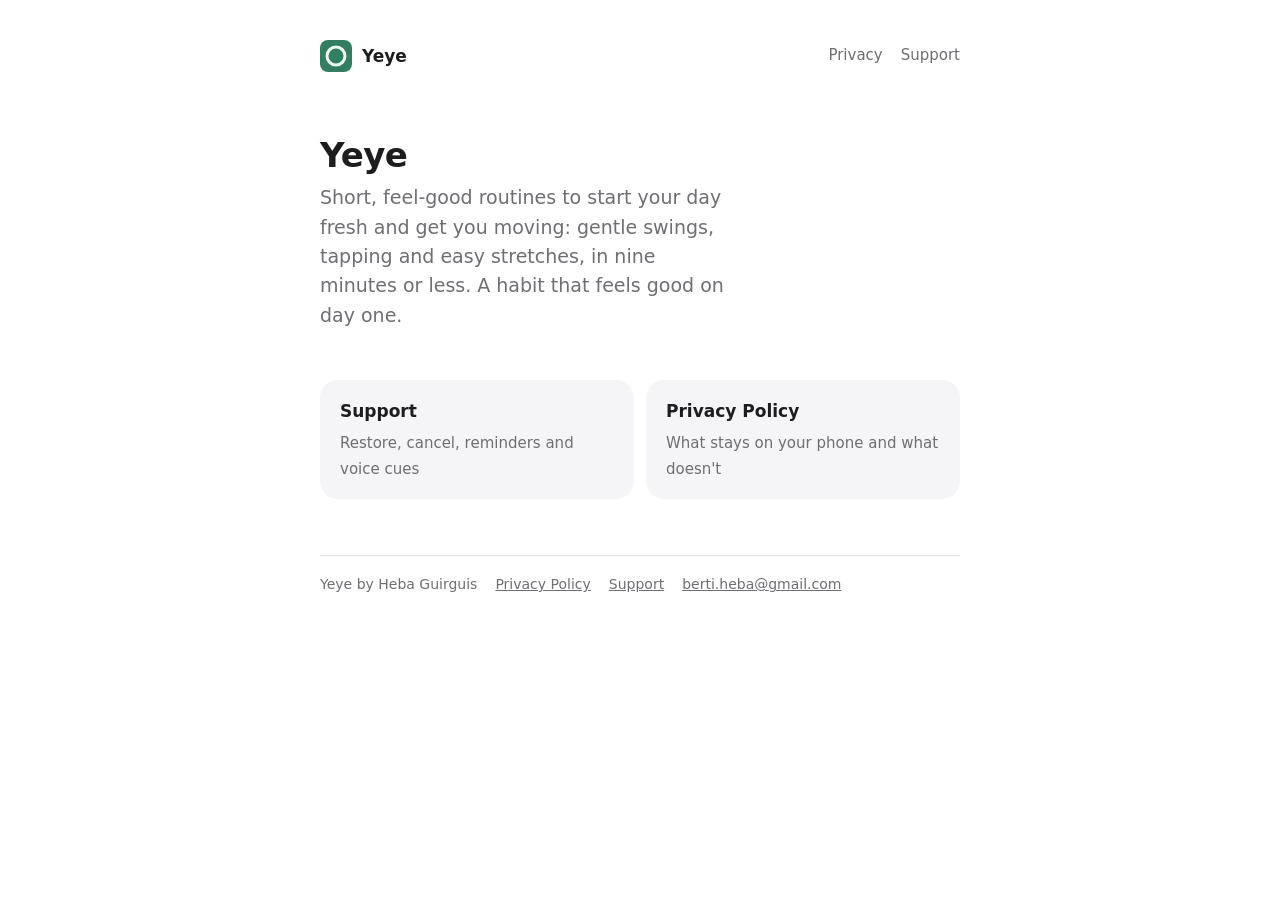
<file: index.html>
<!doctype html>
<html lang="en">
<head>
<meta charset="utf-8">
<meta name="viewport" content="width=device-width, initial-scale=1, viewport-fit=cover">
<title>Yeye</title>
<meta name="description" content="Yeye: short, feel-good routines to start your day fresh.">
<link rel="icon" href="data:image/svg+xml,%3Csvg xmlns='http://www.w3.org/2000/svg' viewBox='0 0 32 32'%3E%3Crect width='32' height='32' rx='7' fill='%23317F5F'/%3E%3Ccircle cx='16' cy='16' r='9' fill='none' stroke='%23EEF6F1' stroke-width='3'/%3E%3C/svg%3E">
<link rel="stylesheet" href="style.css">
</head>
<body>
<div class="page">
<nav><a class="brand" href=""><svg viewBox="0 0 32 32" aria-hidden="true"><rect width="32" height="32" fill="#317F5F"/><circle cx="16" cy="16" r="9" fill="none" stroke="#EEF6F1" stroke-width="3"/></svg>Yeye</a><div class="links"><a href="privacy/">Privacy</a><a href="support/">Support</a></div></nav>
<main>
<section class="hero"><h1>Yeye</h1>
<p>Short, feel-good routines to start your day fresh and get you moving: gentle swings, tapping and easy stretches, in nine minutes or less. A habit that feels good on day one.</p></section>
<div class="tiles"><a class="tile" href="support/"><strong>Support</strong><span>Restore, cancel, reminders and voice cues</span></a>
<a class="tile" href="privacy/"><strong>Privacy Policy</strong><span>What stays on your phone and what doesn't</span></a></div>
</main>
<footer><span>Yeye by Heba Guirguis</span><a href="privacy/">Privacy Policy</a><a href="support/">Support</a><a href="mailto:berti.heba@gmail.com">berti.heba@gmail.com</a></footer>
</div>
</body>
</html>
</file>
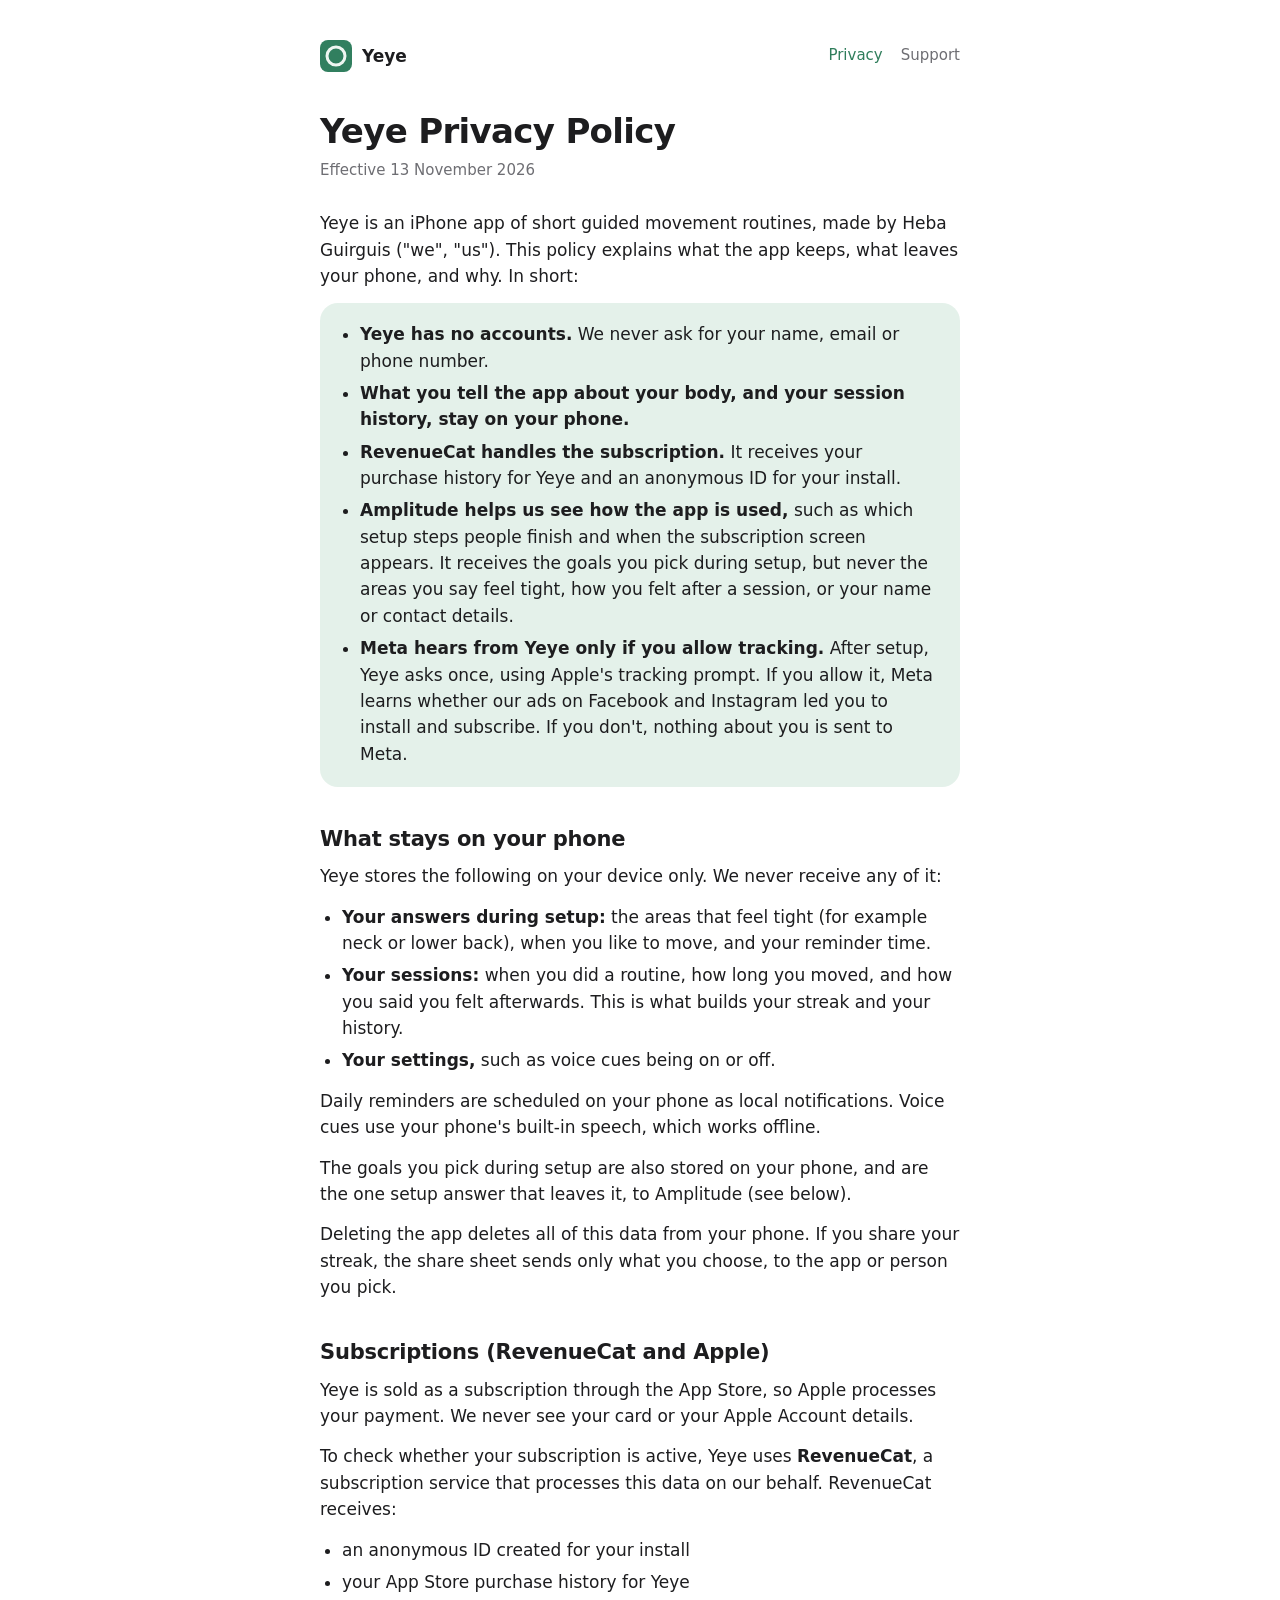
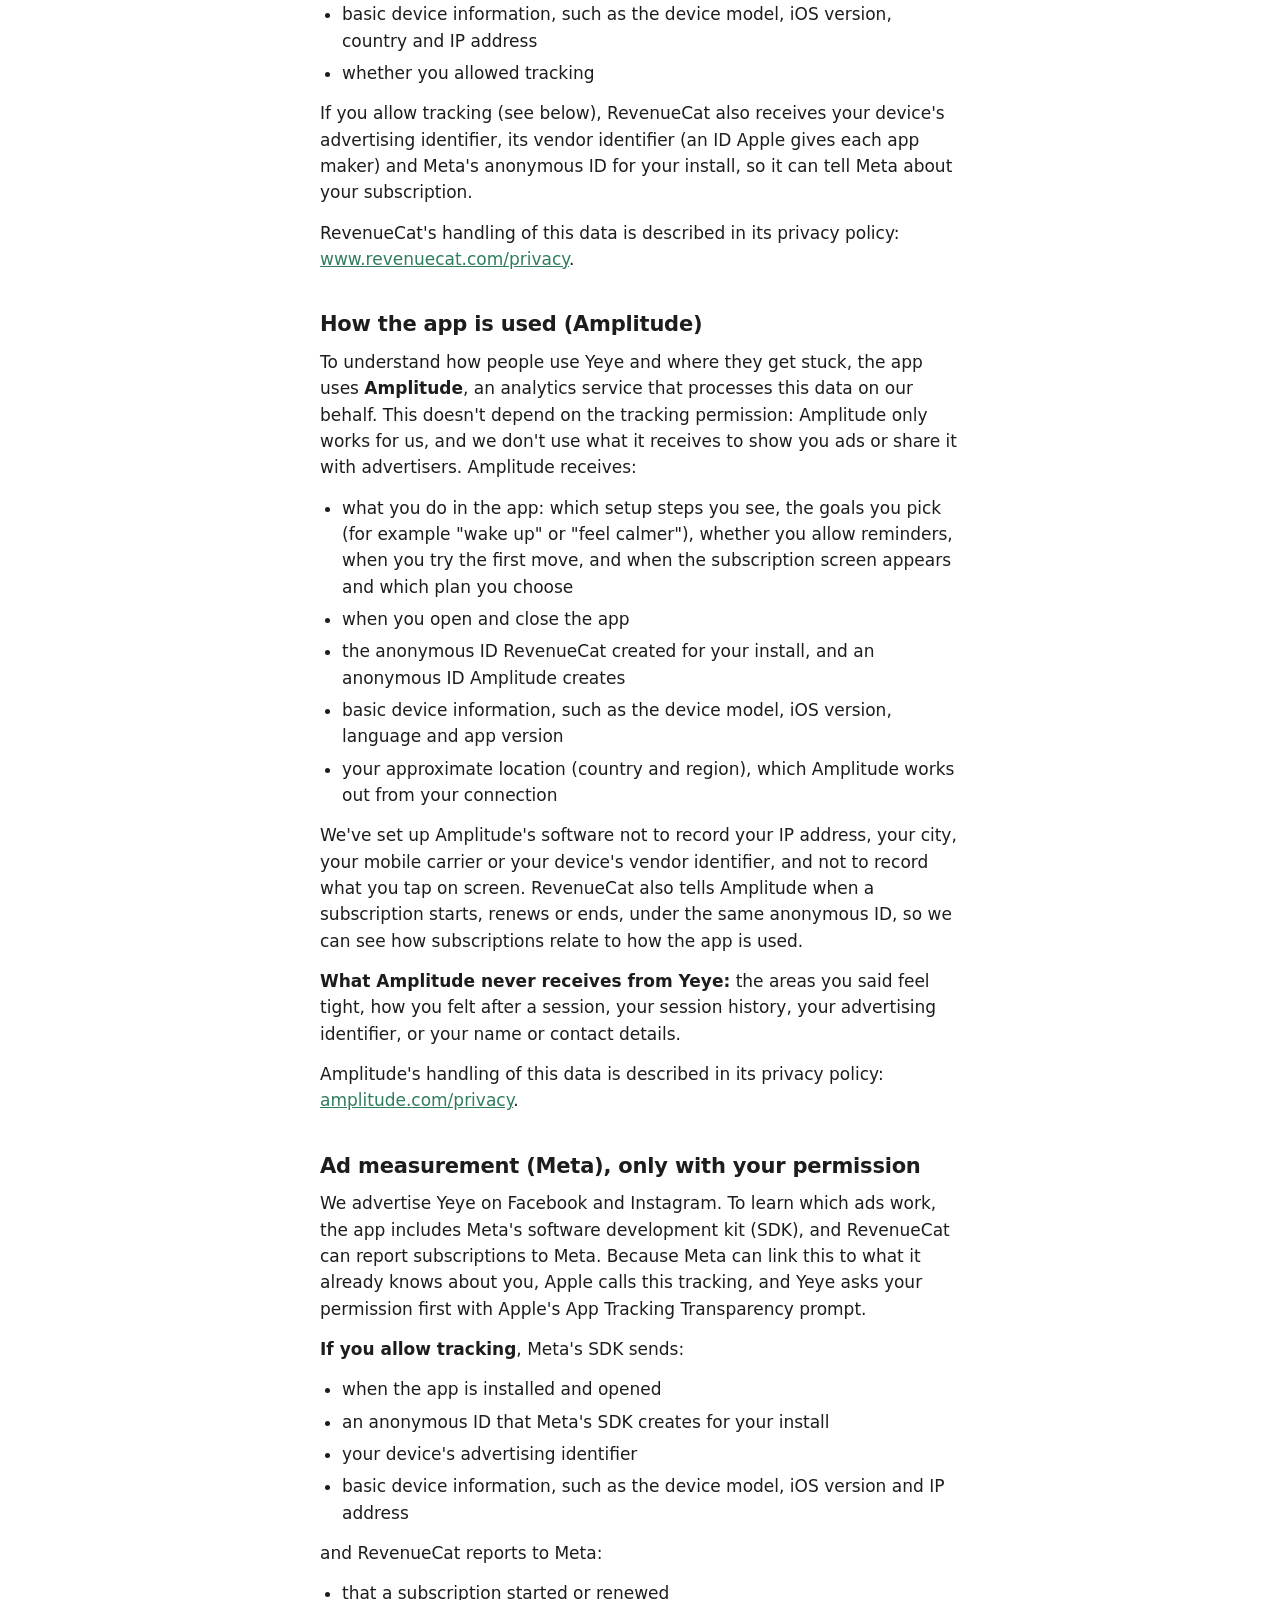
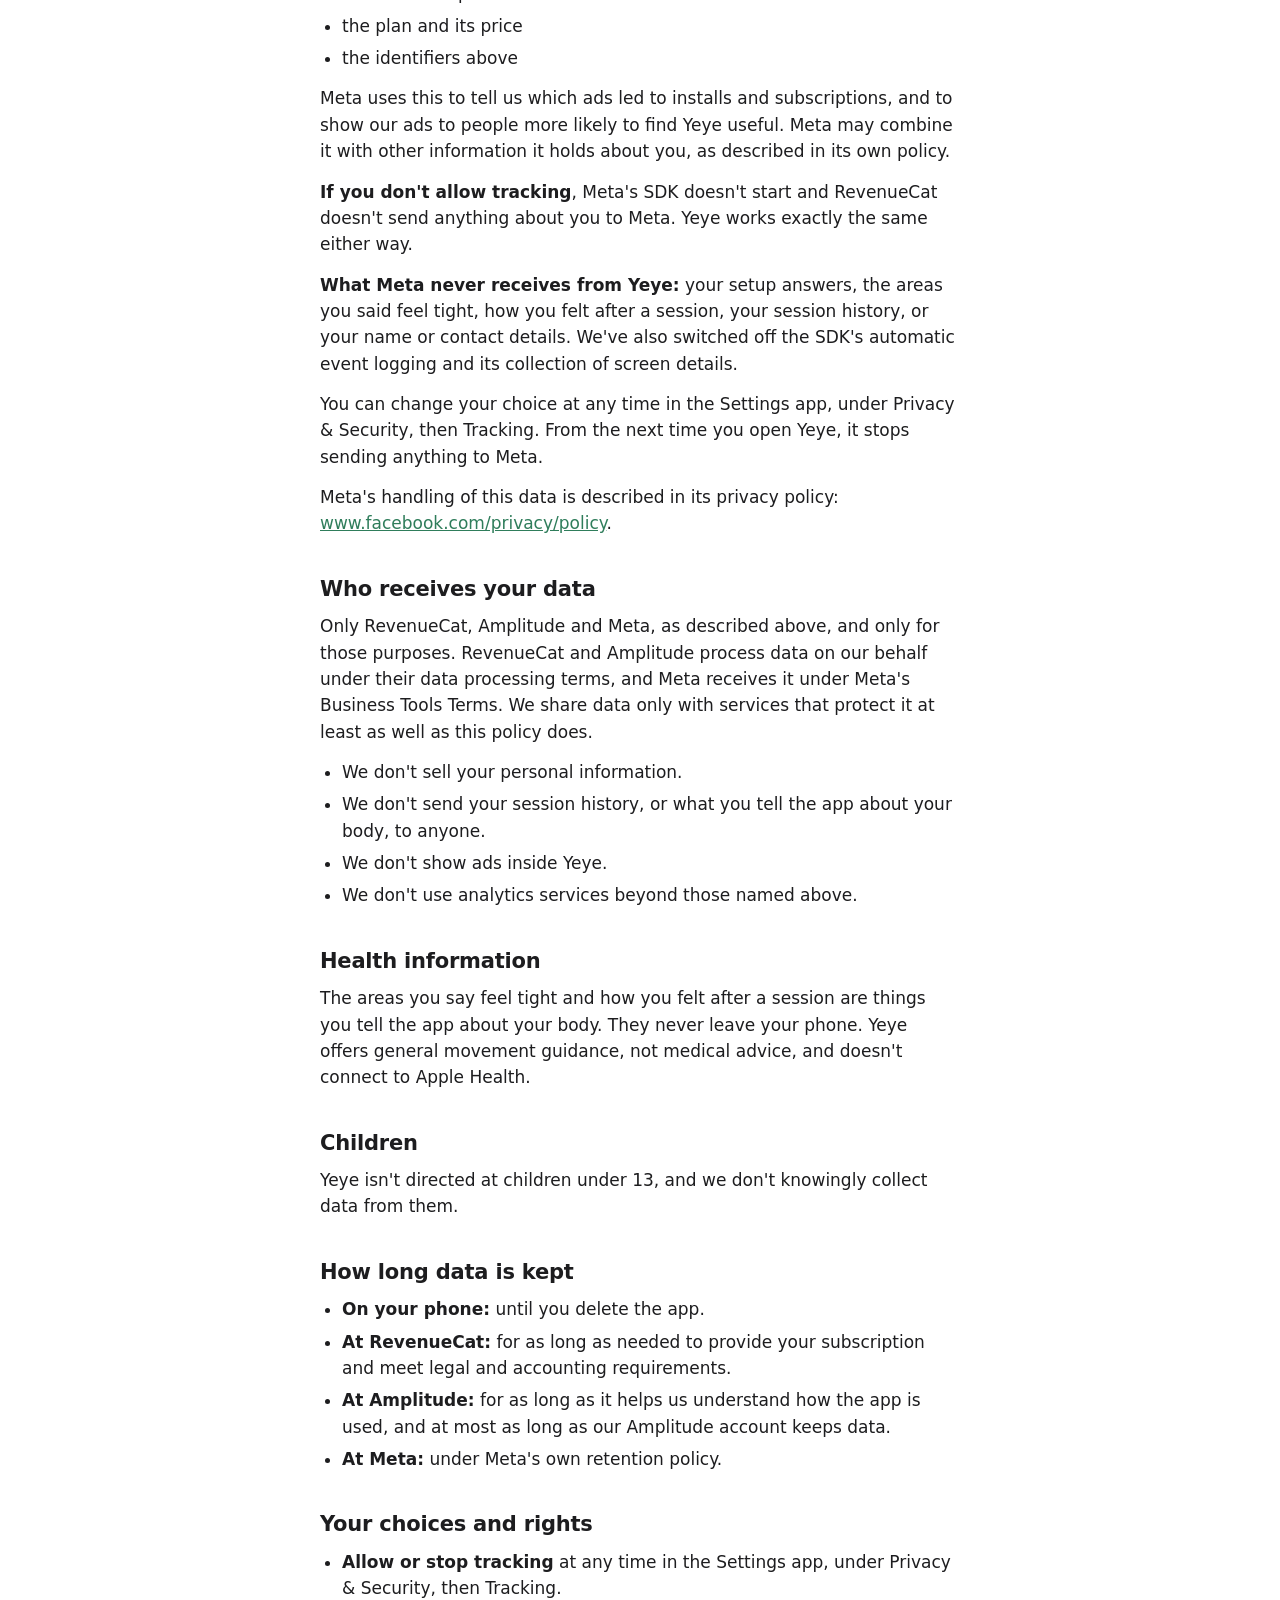
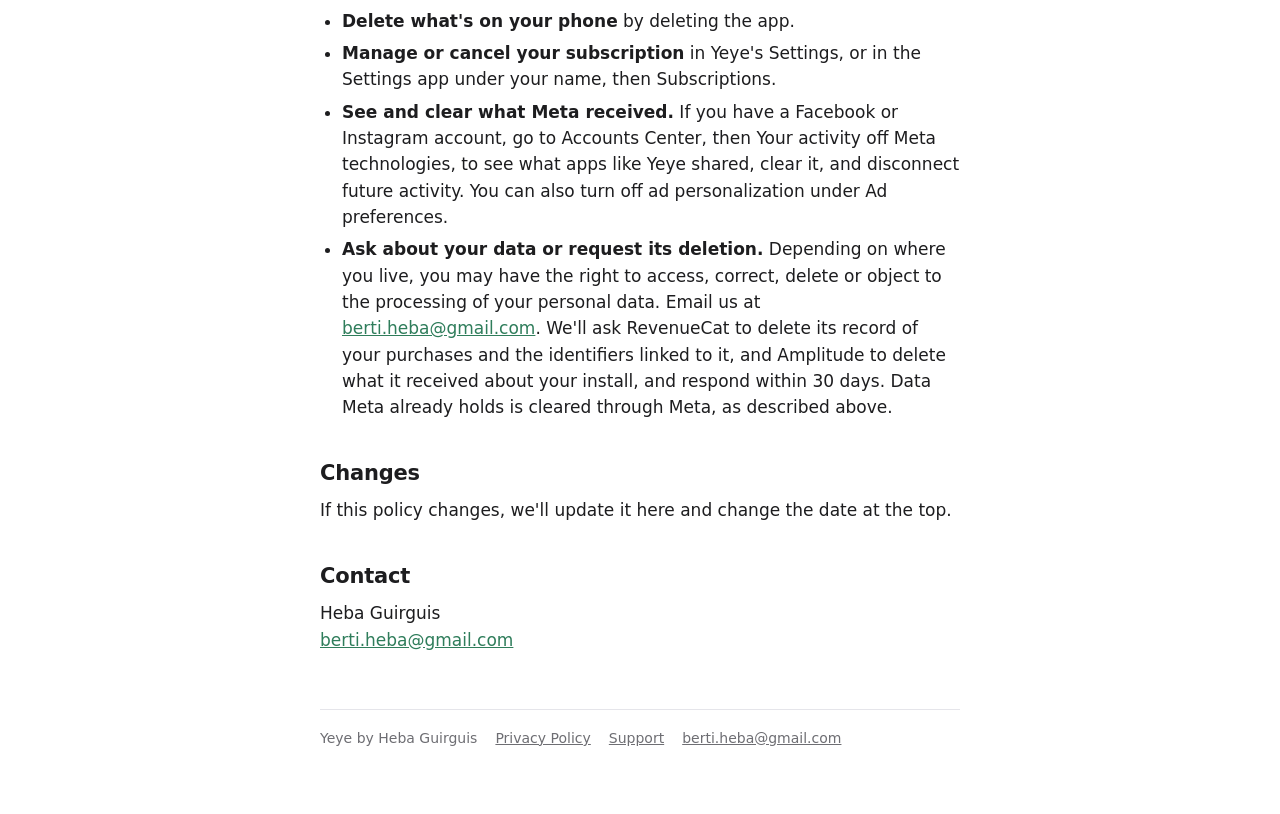
<file: privacy/index.html>
<!doctype html>
<html lang="en">
<head>
<meta charset="utf-8">
<meta name="viewport" content="width=device-width, initial-scale=1, viewport-fit=cover">
<title>Yeye Privacy Policy</title>
<meta name="description" content="What the Yeye app keeps on your phone, what RevenueCat and Amplitude receive, and what Meta receives only if you allow tracking.">
<link rel="icon" href="data:image/svg+xml,%3Csvg xmlns='http://www.w3.org/2000/svg' viewBox='0 0 32 32'%3E%3Crect width='32' height='32' rx='7' fill='%23317F5F'/%3E%3Ccircle cx='16' cy='16' r='9' fill='none' stroke='%23EEF6F1' stroke-width='3'/%3E%3C/svg%3E">
<link rel="stylesheet" href="../style.css">
</head>
<body>
<div class="page">
<nav><a class="brand" href="../"><svg viewBox="0 0 32 32" aria-hidden="true"><rect width="32" height="32" fill="#317F5F"/><circle cx="16" cy="16" r="9" fill="none" stroke="#EEF6F1" stroke-width="3"/></svg>Yeye</a><div class="links"><a href="../privacy/" aria-current="page">Privacy</a><a href="../support/">Support</a></div></nav>
<main>
<h1>Yeye Privacy Policy</h1>
<p class="meta">Effective 13 November 2026</p>
<p>Yeye is an iPhone app of short guided movement routines, made by Heba Guirguis ("we", "us"). This policy explains what the app keeps, what leaves your phone, and why. In short:</p>
<div class="summary"><ul><li><strong>Yeye has no accounts.</strong> We never ask for your name, email or phone number.</li><li><strong>What you tell the app about your body, and your session history, stay on your phone.</strong></li><li><strong>RevenueCat handles the subscription.</strong> It receives your purchase history for Yeye and an anonymous ID for your install.</li><li><strong>Amplitude helps us see how the app is used,</strong> such as which setup steps people finish and when the subscription screen appears. It receives the goals you pick during setup, but never the areas you say feel tight, how you felt after a session, or your name or contact details.</li><li><strong>Meta hears from Yeye only if you allow tracking.</strong> After setup, Yeye asks once, using Apple's tracking prompt. If you allow it, Meta learns whether our ads on Facebook and Instagram led you to install and subscribe. If you don't, nothing about you is sent to Meta.</li></ul></div>
<h2>What stays on your phone</h2>
<p>Yeye stores the following on your device only. We never receive any of it:</p>
<ul><li><strong>Your answers during setup:</strong> the areas that feel tight (for example neck or lower back), when you like to move, and your reminder time.</li><li><strong>Your sessions:</strong> when you did a routine, how long you moved, and how you said you felt afterwards. This is what builds your streak and your history.</li><li><strong>Your settings,</strong> such as voice cues being on or off.</li></ul>
<p>Daily reminders are scheduled on your phone as local notifications. Voice cues use your phone's built-in speech, which works offline.</p>
<p>The goals you pick during setup are also stored on your phone, and are the one setup answer that leaves it, to Amplitude (see below).</p>
<p>Deleting the app deletes all of this data from your phone. If you share your streak, the share sheet sends only what you choose, to the app or person you pick.</p>
<h2>Subscriptions (RevenueCat and Apple)</h2>
<p>Yeye is sold as a subscription through the App Store, so Apple processes your payment. We never see your card or your Apple Account details.</p>
<p>To check whether your subscription is active, Yeye uses <strong>RevenueCat</strong>, a subscription service that processes this data on our behalf. RevenueCat receives:</p>
<ul><li>an anonymous ID created for your install</li><li>your App Store purchase history for Yeye</li><li>basic device information, such as the device model, iOS version, country and IP address</li><li>whether you allowed tracking</li></ul>
<p>If you allow tracking (see below), RevenueCat also receives your device's advertising identifier, its vendor identifier (an ID Apple gives each app maker) and Meta's anonymous ID for your install, so it can tell Meta about your subscription.</p>
<p>RevenueCat's handling of this data is described in its privacy policy: <a href="https://www.revenuecat.com/privacy">www.revenuecat.com/privacy</a>.</p>
<h2>How the app is used (Amplitude)</h2>
<p>To understand how people use Yeye and where they get stuck, the app uses <strong>Amplitude</strong>, an analytics service that processes this data on our behalf. This doesn't depend on the tracking permission: Amplitude only works for us, and we don't use what it receives to show you ads or share it with advertisers. Amplitude receives:</p>
<ul><li>what you do in the app: which setup steps you see, the goals you pick (for example "wake up" or "feel calmer"), whether you allow reminders, when you try the first move, and when the subscription screen appears and which plan you choose</li><li>when you open and close the app</li><li>the anonymous ID RevenueCat created for your install, and an anonymous ID Amplitude creates</li><li>basic device information, such as the device model, iOS version, language and app version</li><li>your approximate location (country and region), which Amplitude works out from your connection</li></ul>
<p>We've set up Amplitude's software not to record your IP address, your city, your mobile carrier or your device's vendor identifier, and not to record what you tap on screen. RevenueCat also tells Amplitude when a subscription starts, renews or ends, under the same anonymous ID, so we can see how subscriptions relate to how the app is used.</p>
<p><strong>What Amplitude never receives from Yeye:</strong> the areas you said feel tight, how you felt after a session, your session history, your advertising identifier, or your name or contact details.</p>
<p>Amplitude's handling of this data is described in its privacy policy: <a href="https://amplitude.com/privacy">amplitude.com/privacy</a>.</p>
<h2>Ad measurement (Meta), only with your permission</h2>
<p>We advertise Yeye on Facebook and Instagram. To learn which ads work, the app includes Meta's software development kit (SDK), and RevenueCat can report subscriptions to Meta. Because Meta can link this to what it already knows about you, Apple calls this tracking, and Yeye asks your permission first with Apple's App Tracking Transparency prompt.</p>
<p><strong>If you allow tracking</strong>, Meta's SDK sends:</p>
<ul><li>when the app is installed and opened</li><li>an anonymous ID that Meta's SDK creates for your install</li><li>your device's advertising identifier</li><li>basic device information, such as the device model, iOS version and IP address</li></ul>
<p>and RevenueCat reports to Meta:</p>
<ul><li>that a subscription started or renewed</li><li>the plan and its price</li><li>the identifiers above</li></ul>
<p>Meta uses this to tell us which ads led to installs and subscriptions, and to show our ads to people more likely to find Yeye useful. Meta may combine it with other information it holds about you, as described in its own policy.</p>
<p><strong>If you don't allow tracking</strong>, Meta's SDK doesn't start and RevenueCat doesn't send anything about you to Meta. Yeye works exactly the same either way.</p>
<p><strong>What Meta never receives from Yeye:</strong> your setup answers, the areas you said feel tight, how you felt after a session, your session history, or your name or contact details. We've also switched off the SDK's automatic event logging and its collection of screen details.</p>
<p>You can change your choice at any time in the Settings app, under Privacy &amp; Security, then Tracking. From the next time you open Yeye, it stops sending anything to Meta.</p>
<p>Meta's handling of this data is described in its privacy policy: <a href="https://www.facebook.com/privacy/policy">www.facebook.com/privacy/policy</a>.</p>
<h2>Who receives your data</h2>
<p>Only RevenueCat, Amplitude and Meta, as described above, and only for those purposes. RevenueCat and Amplitude process data on our behalf under their data processing terms, and Meta receives it under Meta's Business Tools Terms. We share data only with services that protect it at least as well as this policy does.</p>
<ul><li>We don't sell your personal information.</li><li>We don't send your session history, or what you tell the app about your body, to anyone.</li><li>We don't show ads inside Yeye.</li><li>We don't use analytics services beyond those named above.</li></ul>
<h2>Health information</h2>
<p>The areas you say feel tight and how you felt after a session are things you tell the app about your body. They never leave your phone. Yeye offers general movement guidance, not medical advice, and doesn't connect to Apple Health.</p>
<h2>Children</h2>
<p>Yeye isn't directed at children under 13, and we don't knowingly collect data from them.</p>
<h2>How long data is kept</h2>
<ul><li><strong>On your phone:</strong> until you delete the app.</li><li><strong>At RevenueCat:</strong> for as long as needed to provide your subscription and meet legal and accounting requirements.</li><li><strong>At Amplitude:</strong> for as long as it helps us understand how the app is used, and at most as long as our Amplitude account keeps data.</li><li><strong>At Meta:</strong> under Meta's own retention policy.</li></ul>
<h2>Your choices and rights</h2>
<ul><li><strong>Allow or stop tracking</strong> at any time in the Settings app, under Privacy &amp; Security, then Tracking.</li><li><strong>Delete what's on your phone</strong> by deleting the app.</li><li><strong>Manage or cancel your subscription</strong> in Yeye's Settings, or in the Settings app under your name, then Subscriptions.</li><li><strong>See and clear what Meta received.</strong> If you have a Facebook or Instagram account, go to Accounts Center, then Your activity off Meta technologies, to see what apps like Yeye shared, clear it, and disconnect future activity. You can also turn off ad personalization under Ad preferences.</li><li><strong>Ask about your data or request its deletion.</strong> Depending on where you live, you may have the right to access, correct, delete or object to the processing of your personal data. Email us at <a href="mailto:berti.heba@gmail.com">berti.heba@gmail.com</a>. We'll ask RevenueCat to delete its record of your purchases and the identifiers linked to it, and Amplitude to delete what it received about your install, and respond within 30 days. Data Meta already holds is cleared through Meta, as described above.</li></ul>
<h2>Changes</h2>
<p>If this policy changes, we'll update it here and change the date at the top.</p>
<h2>Contact</h2>
<p>Heba Guirguis<br><a href="mailto:berti.heba@gmail.com">berti.heba@gmail.com</a></p>
</main>
<footer><span>Yeye by Heba Guirguis</span><a href="../privacy/">Privacy Policy</a><a href="../support/">Support</a><a href="mailto:berti.heba@gmail.com">berti.heba@gmail.com</a></footer>
</div>
</body>
</html>
</file>
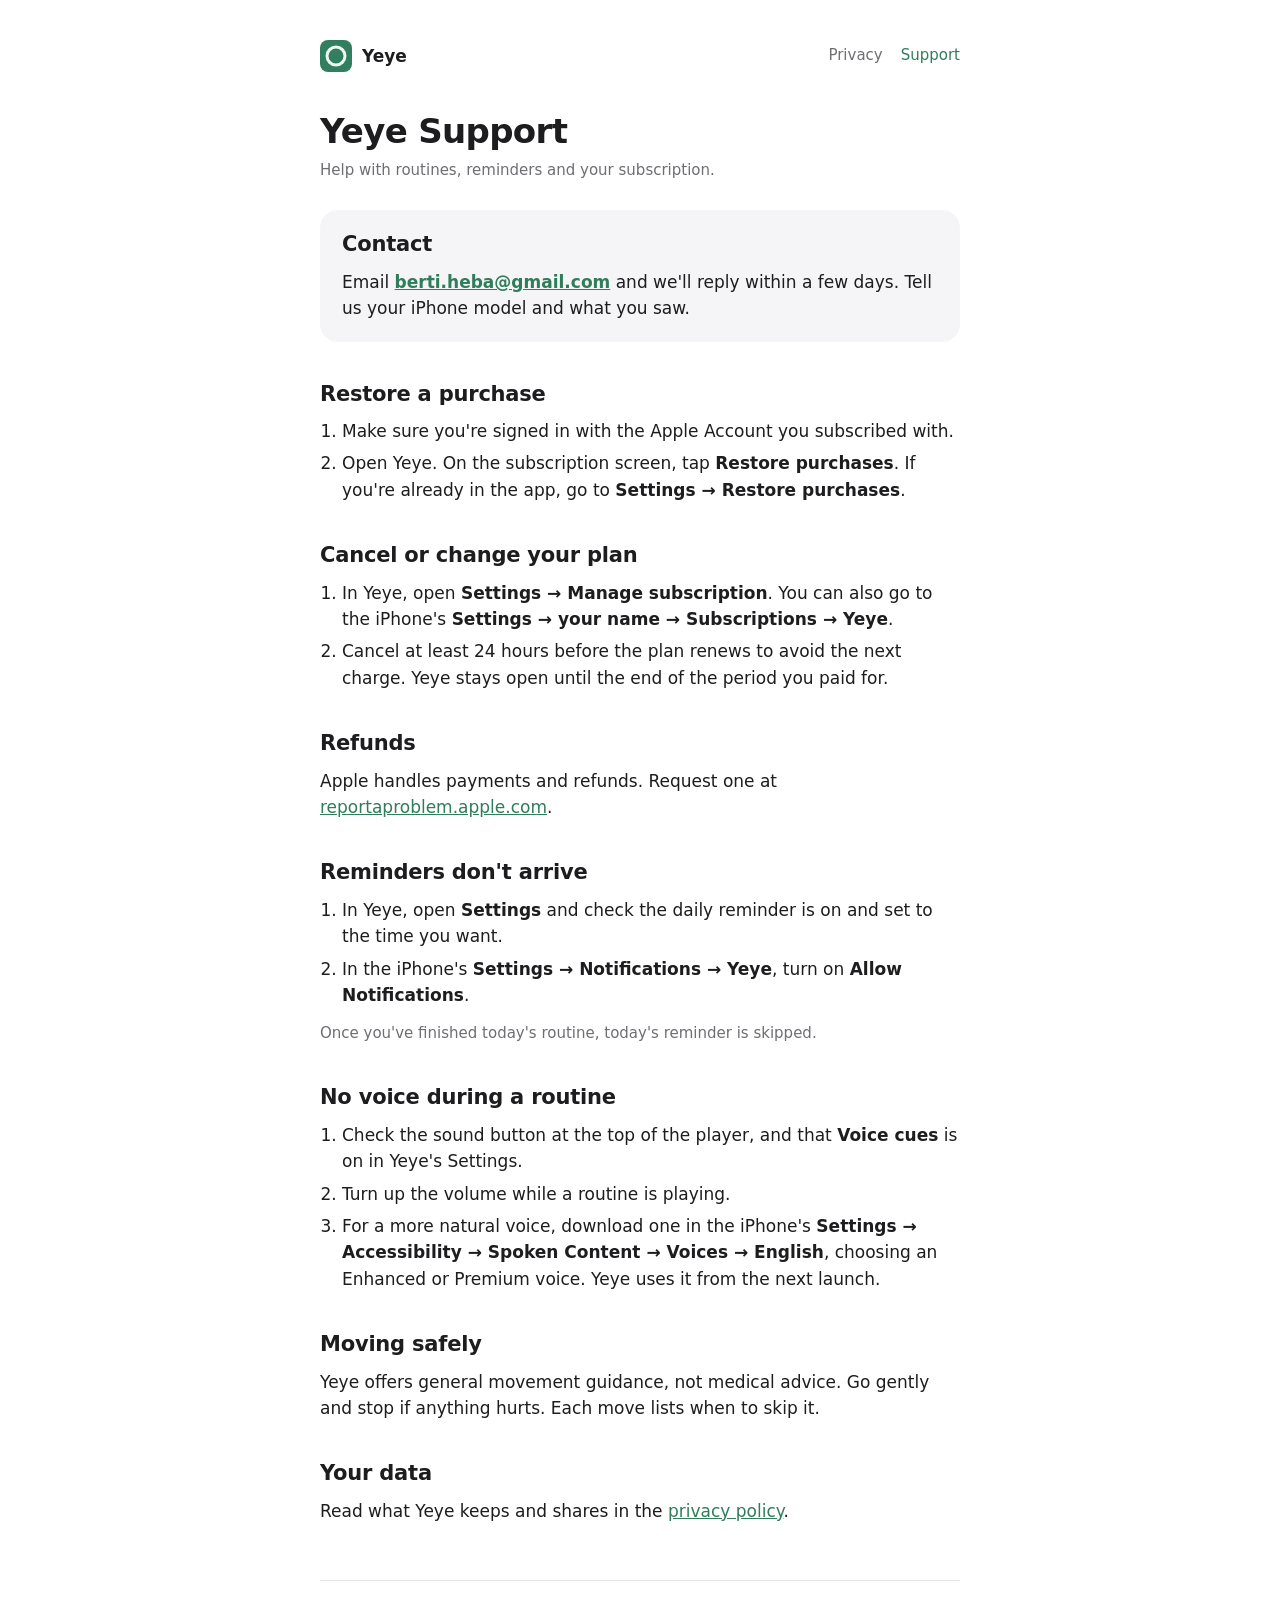
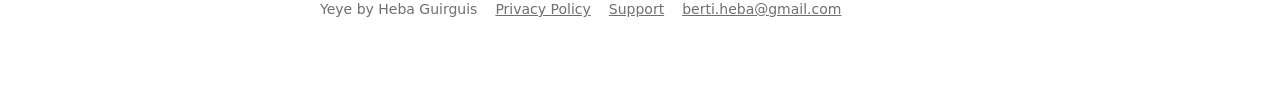
<file: support/index.html>
<!doctype html>
<html lang="en">
<head>
<meta charset="utf-8">
<meta name="viewport" content="width=device-width, initial-scale=1, viewport-fit=cover">
<title>Yeye Support</title>
<meta name="description" content="Help with Yeye: restoring a purchase, cancelling, reminders and voice cues.">
<link rel="icon" href="data:image/svg+xml,%3Csvg xmlns='http://www.w3.org/2000/svg' viewBox='0 0 32 32'%3E%3Crect width='32' height='32' rx='7' fill='%23317F5F'/%3E%3Ccircle cx='16' cy='16' r='9' fill='none' stroke='%23EEF6F1' stroke-width='3'/%3E%3C/svg%3E">
<link rel="stylesheet" href="../style.css">
</head>
<body>
<div class="page">
<nav><a class="brand" href="../"><svg viewBox="0 0 32 32" aria-hidden="true"><rect width="32" height="32" fill="#317F5F"/><circle cx="16" cy="16" r="9" fill="none" stroke="#EEF6F1" stroke-width="3"/></svg>Yeye</a><div class="links"><a href="../privacy/">Privacy</a><a href="../support/" aria-current="page">Support</a></div></nav>
<main>
<h1>Yeye Support</h1>
<p class="meta">Help with routines, reminders and your subscription.</p>
<div class="card"><h2>Contact</h2>
<p>Email <a class="contact" href="mailto:berti.heba@gmail.com">berti.heba@gmail.com</a> and we'll reply within a few days. Tell us your iPhone model and what you saw.</p></div>
<h2>Restore a purchase</h2>
<ol><li>Make sure you're signed in with the Apple Account you subscribed with.</li>
<li>Open Yeye. On the subscription screen, tap <strong>Restore purchases</strong>. If you're already in the app, go to <strong>Settings → Restore purchases</strong>.</li></ol>
<h2>Cancel or change your plan</h2>
<ol><li>In Yeye, open <strong>Settings → Manage subscription</strong>. You can also go to the iPhone's <strong>Settings → your name → Subscriptions → Yeye</strong>.</li>
<li>Cancel at least 24 hours before the plan renews to avoid the next charge. Yeye stays open until the end of the period you paid for.</li></ol>
<h2>Refunds</h2>
<p>Apple handles payments and refunds. Request one at <a href="https://reportaproblem.apple.com">reportaproblem.apple.com</a>.</p>
<h2>Reminders don't arrive</h2>
<ol><li>In Yeye, open <strong>Settings</strong> and check the daily reminder is on and set to the time you want.</li>
<li>In the iPhone's <strong>Settings → Notifications → Yeye</strong>, turn on <strong>Allow Notifications</strong>.</li></ol>
<p class="note">Once you've finished today's routine, today's reminder is skipped.</p>
<h2>No voice during a routine</h2>
<ol><li>Check the sound button at the top of the player, and that <strong>Voice cues</strong> is on in Yeye's Settings.</li>
<li>Turn up the volume while a routine is playing.</li>
<li>For a more natural voice, download one in the iPhone's <strong>Settings → Accessibility → Spoken Content → Voices → English</strong>, choosing an Enhanced or Premium voice. Yeye uses it from the next launch.</li></ol>
<h2>Moving safely</h2>
<p>Yeye offers general movement guidance, not medical advice. Go gently and stop if anything hurts. Each move lists when to skip it.</p>
<h2>Your data</h2>
<p>Read what Yeye keeps and shares in the <a href="../privacy/">privacy policy</a>.</p>
</main>
<footer><span>Yeye by Heba Guirguis</span><a href="../privacy/">Privacy Policy</a><a href="../support/">Support</a><a href="mailto:berti.heba@gmail.com">berti.heba@gmail.com</a></footer>
</div>
</body>
</html>
</file>
<file: style.css>
/* Yeye's site: white, quiet, Apple-native, one jade accent — the app's own tokens. */
:root {
  --bg: #FFFFFF;
  --surface: #F5F5F7;
  --fg: #1D1D1F;
  --fg2: #6E6E73;
  --hair: #E5E5EA;
  --accent: #2F7D5B;
  --accent-soft: #E4F1EA;
  color-scheme: light dark;
}
@media (prefers-color-scheme: dark) {
  :root { --bg: #000000; --surface: #1C1C1E; --fg: #F5F5F7; --fg2: #98989D; --hair: #38383A; --accent: #4FB287; --accent-soft: #173527; }
}
* { box-sizing: border-box; }
html { -webkit-text-size-adjust: 100%; }
body {
  margin: 0; background: var(--bg); color: var(--fg);
  font: 17px/1.55 -apple-system, BlinkMacSystemFont, "SF Pro Text", "Helvetica Neue", system-ui, sans-serif;
  -webkit-font-smoothing: antialiased;
}
.page {
  max-width: 680px; margin: 0 auto;
  padding: 40px max(20px, env(safe-area-inset-right)) 64px max(20px, env(safe-area-inset-left));
}
.brand { display: inline-flex; align-items: center; gap: 10px; color: var(--fg); text-decoration: none; font-weight: 700; font-size: 17px; }
.brand svg { width: 32px; height: 32px; border-radius: 8px; flex: none; }
nav { display: flex; align-items: center; justify-content: space-between; gap: 16px; flex-wrap: wrap; margin-bottom: 40px; }
nav .links { display: flex; gap: 18px; font-size: 15px; }
nav .links a { color: var(--fg2); text-decoration: none; }
nav .links a[aria-current="page"], nav .links a:hover { color: var(--accent); }
h1 { font-size: 34px; line-height: 1.15; letter-spacing: -0.02em; margin: 0 0 8px; text-wrap: balance; }
h2 { font-size: 21px; letter-spacing: -0.01em; margin: 36px 0 8px; }
p, ul, ol { margin: 0 0 14px; }
ul, ol { padding-left: 22px; }
li { margin-bottom: 6px; }
a { color: var(--accent); }
.meta { color: var(--fg2); font-size: 15px; margin-bottom: 28px; }
.summary { background: var(--accent-soft); border-radius: 18px; padding: 18px 22px 6px; margin: 0 0 8px; }
.summary ul { padding-left: 18px; }
.card { background: var(--surface); border-radius: 18px; padding: 18px 22px 6px; margin: 0 0 14px; }
.card h2 { margin-top: 0; }
.contact { font-weight: 600; user-select: all; }
.note { color: var(--fg2); font-size: 15px; }
.hero { padding: 24px 0 8px; }
.hero p { color: var(--fg2); font-size: 19px; max-width: 34ch; }
.tiles { display: grid; grid-template-columns: repeat(auto-fit, minmax(220px, 1fr)); gap: 12px; margin-top: 28px; }
.tile { display: block; background: var(--surface); border-radius: 18px; padding: 18px 20px; color: var(--fg); text-decoration: none; }
.tile strong { display: block; font-size: 17px; margin-bottom: 4px; }
.tile span { color: var(--fg2); font-size: 15px; }
.tile:hover strong { color: var(--accent); }
footer { margin-top: 56px; padding-top: 18px; border-top: 1px solid var(--hair); color: var(--fg2); font-size: 14px; display: flex; flex-wrap: wrap; gap: 6px 18px; }
footer a { color: var(--fg2); }
a:focus-visible { outline: 2px solid var(--accent); outline-offset: 2px; border-radius: 4px; }
</file>
